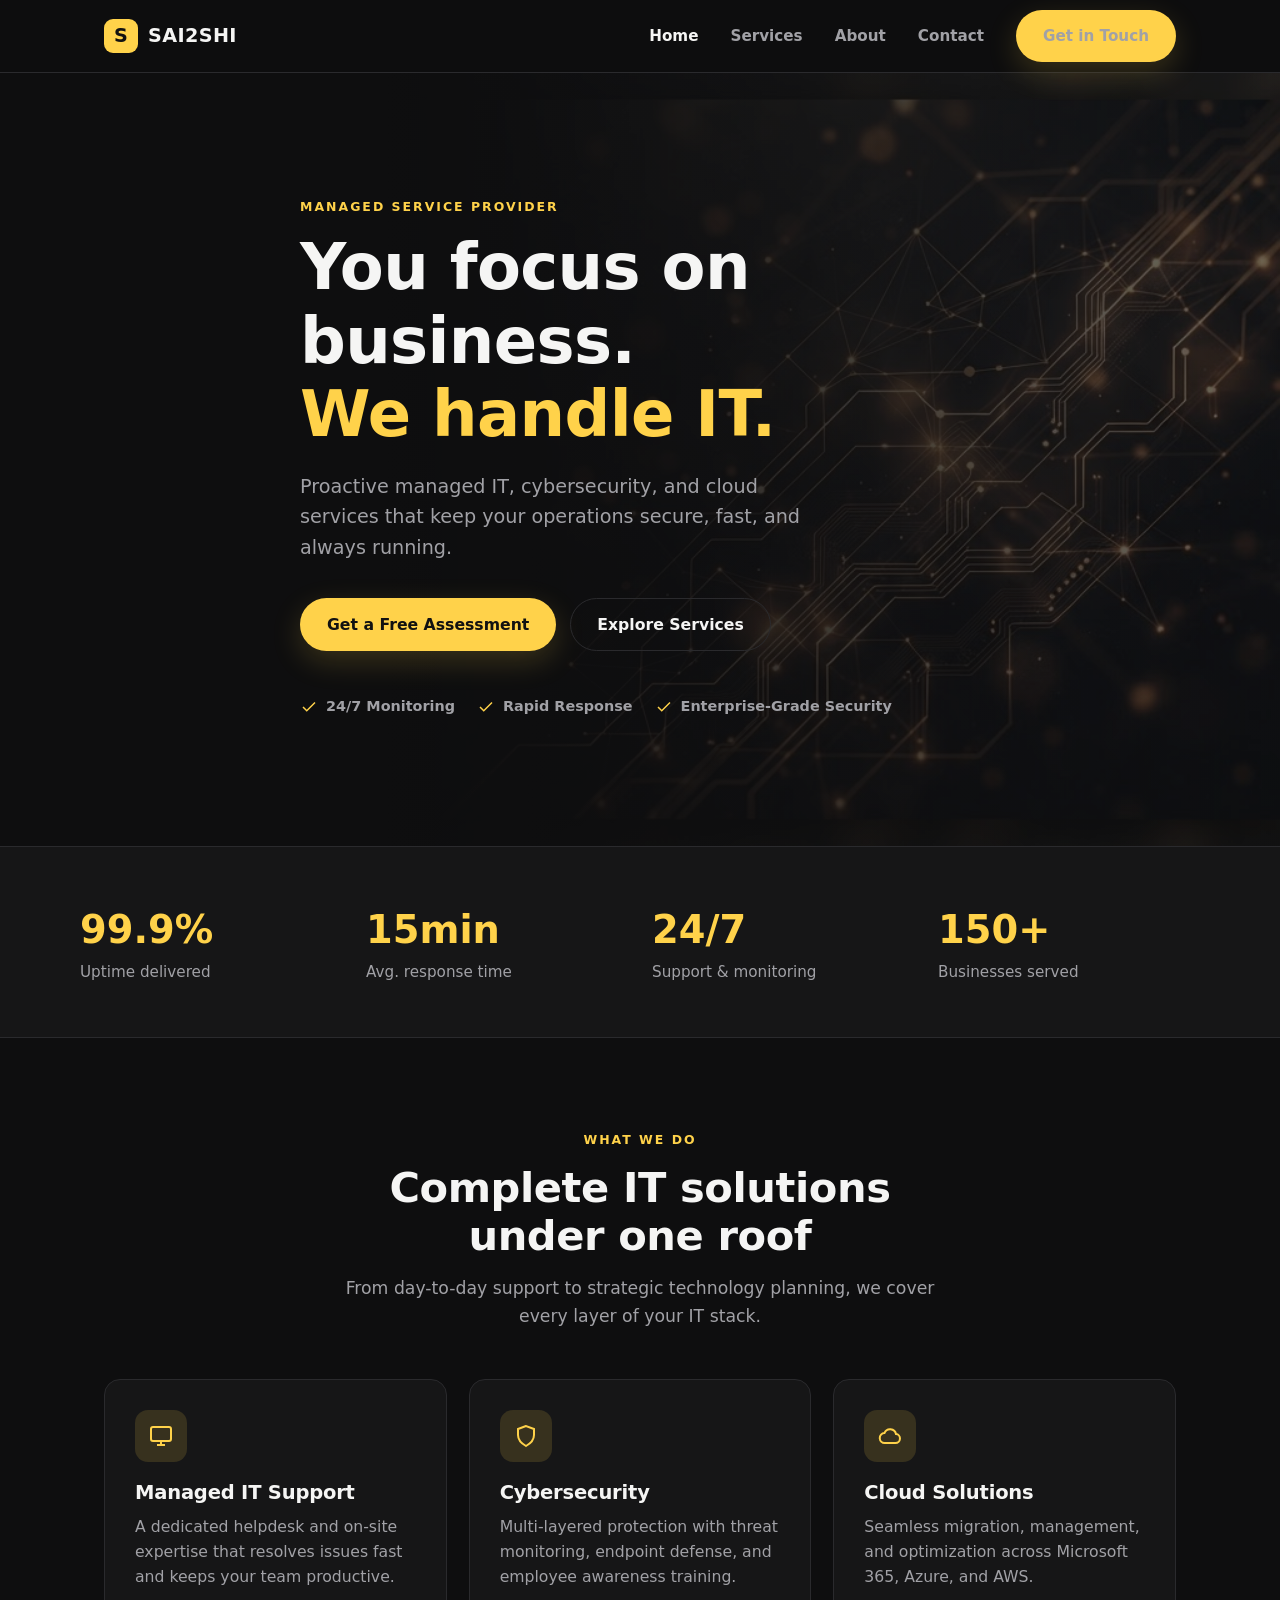
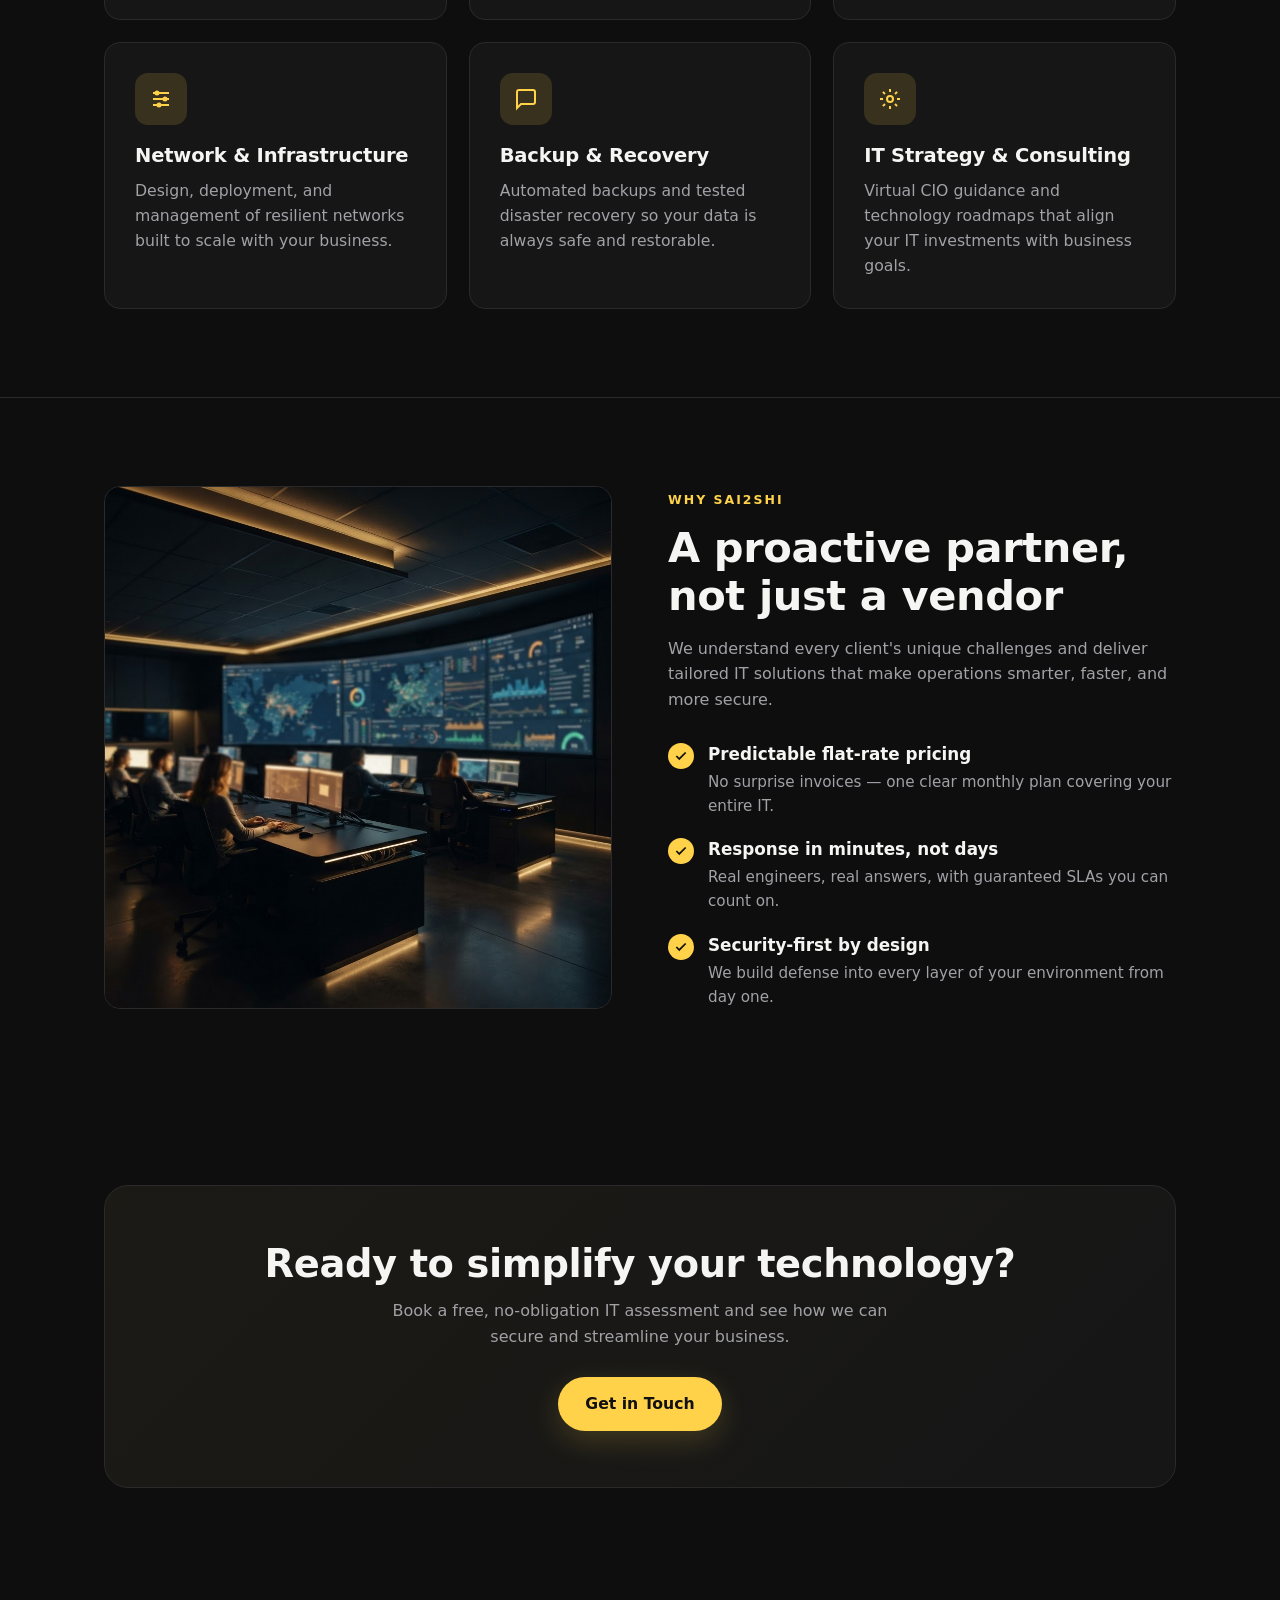
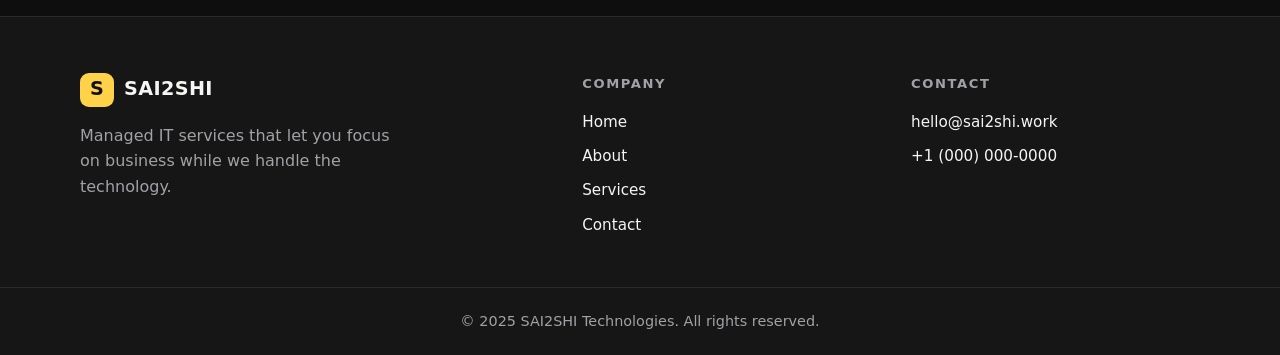
<file: index.html>
<!DOCTYPE html>
<html lang="en">
<head>
    <meta charset="UTF-8">
    <meta name="viewport" content="width=device-width, initial-scale=1.0">
    <title>SAI2SHI Technologies | Managed IT Services & Cybersecurity</title>
    <meta name="description" content="SAI2SHI Technologies is a managed service provider delivering proactive IT support, cybersecurity, cloud, and networking so you can focus on growing your business.">
    <meta name="theme-color" content="#0e0e0f">
    <link rel="stylesheet" href="style.css">
</head>
<body>
    <header class="site-header">
        <div class="container nav">
            <a href="index.html" class="brand"><span class="mark">S</span> SAI2SHI</a>
            <nav class="nav-links" id="navLinks">
                <a href="index.html" class="active">Home</a>
                <a href="index.html#services">Services</a>
                <a href="about.html">About</a>
                <a href="contact.html">Contact</a>
                <a href="contact.html" class="btn btn-primary">Get in Touch</a>
            </nav>
            <button class="nav-toggle" id="navToggle" aria-label="Toggle navigation" aria-expanded="false">&#9776;</button>
        </div>
    </header>

    <main>
        <!-- Hero -->
        <section class="hero">
            <div class="container hero-inner">
                <span class="eyebrow">Managed Service Provider</span>
                <h1>You focus on business.<br><span class="accent">We handle IT.</span></h1>
                <p class="lead">Proactive managed IT, cybersecurity, and cloud services that keep your operations secure, fast, and always running.</p>
                <div class="hero-actions">
                    <a href="contact.html" class="btn btn-primary">Get a Free Assessment</a>
                    <a href="index.html#services" class="btn btn-ghost">Explore Services</a>
                </div>
                <div class="badge-row">
                    <span><svg width="18" height="18" viewBox="0 0 24 24" fill="none" stroke="currentColor" stroke-width="2"><path d="M20 6 9 17l-5-5"/></svg> 24/7 Monitoring</span>
                    <span><svg width="18" height="18" viewBox="0 0 24 24" fill="none" stroke="currentColor" stroke-width="2"><path d="M20 6 9 17l-5-5"/></svg> Rapid Response</span>
                    <span><svg width="18" height="18" viewBox="0 0 24 24" fill="none" stroke="currentColor" stroke-width="2"><path d="M20 6 9 17l-5-5"/></svg> Enterprise-Grade Security</span>
                </div>
            </div>
        </section>

        <!-- Stats -->
        <section class="stats">
            <div class="container stats-grid">
                <div class="stat"><div class="num">99.9%</div><div class="label">Uptime delivered</div></div>
                <div class="stat"><div class="num">15min</div><div class="label">Avg. response time</div></div>
                <div class="stat"><div class="num">24/7</div><div class="label">Support &amp; monitoring</div></div>
                <div class="stat"><div class="num">150+</div><div class="label">Businesses served</div></div>
            </div>
        </section>

        <!-- Services -->
        <section class="section" id="services">
            <div class="container">
                <div class="section-head center">
                    <span class="eyebrow">What We Do</span>
                    <h2>Complete IT solutions under one roof</h2>
                    <p>From day-to-day support to strategic technology planning, we cover every layer of your IT stack.</p>
                </div>
                <div class="grid grid-3">
                    <article class="card">
                        <div class="icon"><svg width="24" height="24" viewBox="0 0 24 24" fill="none" stroke="currentColor" stroke-width="2"><rect x="2" y="3" width="20" height="14" rx="2"/><path d="M8 21h8M12 17v4"/></svg></div>
                        <h3>Managed IT Support</h3>
                        <p>A dedicated helpdesk and on-site expertise that resolves issues fast and keeps your team productive.</p>
                    </article>
                    <article class="card">
                        <div class="icon"><svg width="24" height="24" viewBox="0 0 24 24" fill="none" stroke="currentColor" stroke-width="2"><path d="M12 2 4 5v6c0 5 3.5 8.5 8 11 4.5-2.5 8-6 8-11V5l-8-3z"/></svg></div>
                        <h3>Cybersecurity</h3>
                        <p>Multi-layered protection with threat monitoring, endpoint defense, and employee awareness training.</p>
                    </article>
                    <article class="card">
                        <div class="icon"><svg width="24" height="24" viewBox="0 0 24 24" fill="none" stroke="currentColor" stroke-width="2"><path d="M17.5 19a4.5 4.5 0 0 0 .5-8.97A6 6 0 0 0 6.5 9 4.5 4.5 0 0 0 7 19h10.5z"/></svg></div>
                        <h3>Cloud Solutions</h3>
                        <p>Seamless migration, management, and optimization across Microsoft 365, Azure, and AWS.</p>
                    </article>
                    <article class="card">
                        <div class="icon"><svg width="24" height="24" viewBox="0 0 24 24" fill="none" stroke="currentColor" stroke-width="2"><path d="M4 6h16M4 12h16M4 18h16"/><circle cx="8" cy="6" r="1.5" fill="currentColor"/><circle cx="16" cy="12" r="1.5" fill="currentColor"/><circle cx="10" cy="18" r="1.5" fill="currentColor"/></svg></div>
                        <h3>Network &amp; Infrastructure</h3>
                        <p>Design, deployment, and management of resilient networks built to scale with your business.</p>
                    </article>
                    <article class="card">
                        <div class="icon"><svg width="24" height="24" viewBox="0 0 24 24" fill="none" stroke="currentColor" stroke-width="2"><path d="M21 15a2 2 0 0 1-2 2H7l-4 4V5a2 2 0 0 1 2-2h14a2 2 0 0 1 2 2z"/></svg></div>
                        <h3>Backup &amp; Recovery</h3>
                        <p>Automated backups and tested disaster recovery so your data is always safe and restorable.</p>
                    </article>
                    <article class="card">
                        <div class="icon"><svg width="24" height="24" viewBox="0 0 24 24" fill="none" stroke="currentColor" stroke-width="2"><circle cx="12" cy="12" r="3"/><path d="M12 2v3M12 19v3M4.9 4.9l2.1 2.1M17 17l2.1 2.1M2 12h3M19 12h3M4.9 19.1 7 17M17 7l2.1-2.1"/></svg></div>
                        <h3>IT Strategy &amp; Consulting</h3>
                        <p>Virtual CIO guidance and technology roadmaps that align your IT investments with business goals.</p>
                    </article>
                </div>
            </div>
        </section>

        <!-- Why choose us -->
        <section class="section" style="border-top:1px solid var(--border);">
            <div class="container split">
                <img src="assets/team.png" alt="SAI2SHI network operations center monitoring client systems around the clock">
                <div>
                    <span class="eyebrow">Why SAI2SHI</span>
                    <h2>A proactive partner, not just a vendor</h2>
                    <p style="color:var(--muted);">We understand every client&apos;s unique challenges and deliver tailored IT solutions that make operations smarter, faster, and more secure.</p>
                    <ul class="feature-list">
                        <li>
                            <span class="tick"><svg width="14" height="14" viewBox="0 0 24 24" fill="none" stroke="currentColor" stroke-width="3"><path d="M20 6 9 17l-5-5"/></svg></span>
                            <div><h4>Predictable flat-rate pricing</h4><p>No surprise invoices &mdash; one clear monthly plan covering your entire IT.</p></div>
                        </li>
                        <li>
                            <span class="tick"><svg width="14" height="14" viewBox="0 0 24 24" fill="none" stroke="currentColor" stroke-width="3"><path d="M20 6 9 17l-5-5"/></svg></span>
                            <div><h4>Response in minutes, not days</h4><p>Real engineers, real answers, with guaranteed SLAs you can count on.</p></div>
                        </li>
                        <li>
                            <span class="tick"><svg width="14" height="14" viewBox="0 0 24 24" fill="none" stroke="currentColor" stroke-width="3"><path d="M20 6 9 17l-5-5"/></svg></span>
                            <div><h4>Security-first by design</h4><p>We build defense into every layer of your environment from day one.</p></div>
                        </li>
                    </ul>
                </div>
            </div>
        </section>

        <!-- CTA -->
        <section class="section">
            <div class="container">
                <div class="cta-band">
                    <h2>Ready to simplify your technology?</h2>
                    <p>Book a free, no-obligation IT assessment and see how we can secure and streamline your business.</p>
                    <a href="contact.html" class="btn btn-primary">Get in Touch</a>
                </div>
            </div>
        </section>
    </main>

    <footer class="site-footer">
        <div class="container footer-top">
            <div>
                <a href="index.html" class="brand" style="margin-bottom:14px;"><span class="mark">S</span> SAI2SHI</a>
                <p>Managed IT services that let you focus on business while we handle the technology.</p>
            </div>
            <div class="footer-col">
                <h5>Company</h5>
                <a href="index.html">Home</a>
                <a href="about.html">About</a>
                <a href="index.html#services">Services</a>
                <a href="contact.html">Contact</a>
            </div>
            <div class="footer-col">
                <h5>Contact</h5>
                <a href="mailto:hello@sai2shi.work">hello@sai2shi.work</a>
                <a href="tel:+10000000000">+1 (000) 000-0000</a>
            </div>
        </div>
        <div class="footer-bottom">&copy; 2025 SAI2SHI Technologies. All rights reserved.</div>
    </footer>

    <script src="script.js"></script>
</body>
</html>
</file>
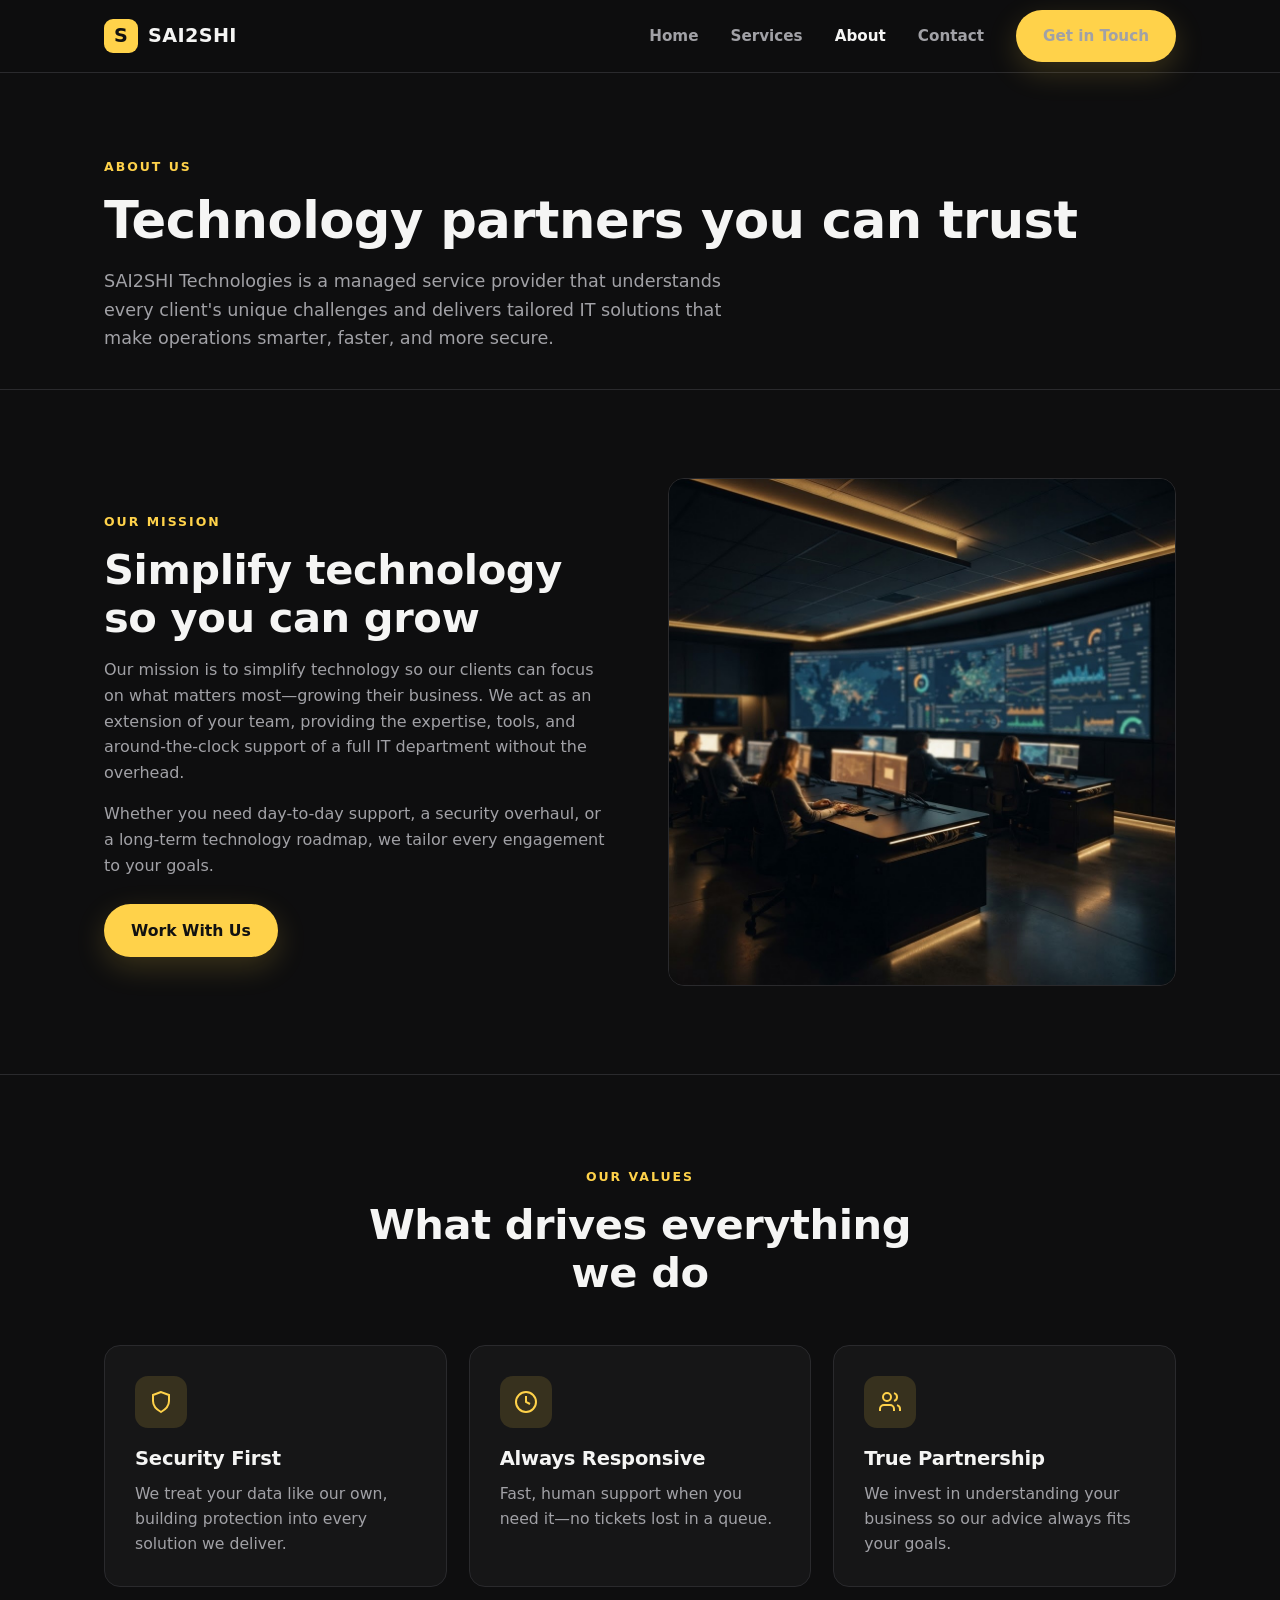
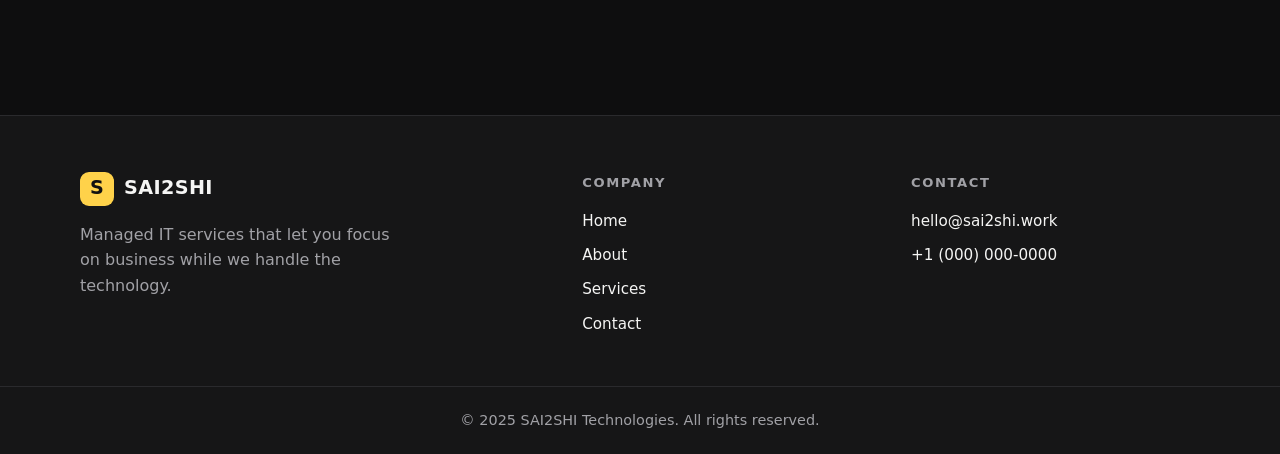
<file: about.html>
<!DOCTYPE html>
<html lang="en">
<head>
    <meta charset="UTF-8">
    <meta name="viewport" content="width=device-width, initial-scale=1.0">
    <title>About | SAI2SHI Technologies</title>
    <meta name="description" content="SAI2SHI Technologies is a managed service provider on a mission to simplify technology so clients can focus on growing their business.">
    <meta name="theme-color" content="#0e0e0f">
    <link rel="stylesheet" href="style.css">
</head>
<body>
    <header class="site-header">
        <div class="container nav">
            <a href="index.html" class="brand"><span class="mark">S</span> SAI2SHI</a>
            <nav class="nav-links" id="navLinks">
                <a href="index.html">Home</a>
                <a href="index.html#services">Services</a>
                <a href="about.html" class="active">About</a>
                <a href="contact.html">Contact</a>
                <a href="contact.html" class="btn btn-primary">Get in Touch</a>
            </nav>
            <button class="nav-toggle" id="navToggle" aria-label="Toggle navigation" aria-expanded="false">&#9776;</button>
        </div>
    </header>

    <main>
        <section class="page-hero">
            <div class="container">
                <span class="eyebrow">About Us</span>
                <h1>Technology partners you can trust</h1>
                <p>SAI2SHI Technologies is a managed service provider that understands every client&apos;s unique challenges and delivers tailored IT solutions that make operations smarter, faster, and more secure.</p>
            </div>
        </section>

        <section class="section">
            <div class="container split">
                <div>
                    <span class="eyebrow">Our Mission</span>
                    <h2>Simplify technology so you can grow</h2>
                    <p style="color:var(--muted);">Our mission is to simplify technology so our clients can focus on what matters most&mdash;growing their business. We act as an extension of your team, providing the expertise, tools, and around-the-clock support of a full IT department without the overhead.</p>
                    <p style="color:var(--muted);">Whether you need day-to-day support, a security overhaul, or a long-term technology roadmap, we tailor every engagement to your goals.</p>
                    <a href="contact.html" class="btn btn-primary" style="margin-top:10px;">Work With Us</a>
                </div>
                <img src="assets/team.png" alt="SAI2SHI technology operations team monitoring systems">
            </div>
        </section>

        <section class="section" style="border-top:1px solid var(--border);">
            <div class="container">
                <div class="section-head center">
                    <span class="eyebrow">Our Values</span>
                    <h2>What drives everything we do</h2>
                </div>
                <div class="values-grid">
                    <article class="card">
                        <div class="icon"><svg width="24" height="24" viewBox="0 0 24 24" fill="none" stroke="currentColor" stroke-width="2"><path d="M12 2 4 5v6c0 5 3.5 8.5 8 11 4.5-2.5 8-6 8-11V5l-8-3z"/></svg></div>
                        <h3>Security First</h3>
                        <p>We treat your data like our own, building protection into every solution we deliver.</p>
                    </article>
                    <article class="card">
                        <div class="icon"><svg width="24" height="24" viewBox="0 0 24 24" fill="none" stroke="currentColor" stroke-width="2"><circle cx="12" cy="12" r="10"/><path d="M12 6v6l4 2"/></svg></div>
                        <h3>Always Responsive</h3>
                        <p>Fast, human support when you need it&mdash;no tickets lost in a queue.</p>
                    </article>
                    <article class="card">
                        <div class="icon"><svg width="24" height="24" viewBox="0 0 24 24" fill="none" stroke="currentColor" stroke-width="2"><path d="M16 21v-2a4 4 0 0 0-4-4H6a4 4 0 0 0-4 4v2"/><circle cx="9" cy="7" r="4"/><path d="M22 21v-2a4 4 0 0 0-3-3.87M16 3.13a4 4 0 0 1 0 7.75"/></svg></div>
                        <h3>True Partnership</h3>
                        <p>We invest in understanding your business so our advice always fits your goals.</p>
                    </article>
                </div>
            </div>
        </section>
    </main>

    <footer class="site-footer">
        <div class="container footer-top">
            <div>
                <a href="index.html" class="brand" style="margin-bottom:14px;"><span class="mark">S</span> SAI2SHI</a>
                <p>Managed IT services that let you focus on business while we handle the technology.</p>
            </div>
            <div class="footer-col">
                <h5>Company</h5>
                <a href="index.html">Home</a>
                <a href="about.html">About</a>
                <a href="index.html#services">Services</a>
                <a href="contact.html">Contact</a>
            </div>
            <div class="footer-col">
                <h5>Contact</h5>
                <a href="mailto:hello@sai2shi.work">hello@sai2shi.work</a>
                <a href="tel:+10000000000">+1 (000) 000-0000</a>
            </div>
        </div>
        <div class="footer-bottom">&copy; 2025 SAI2SHI Technologies. All rights reserved.</div>
    </footer>

    <script src="script.js"></script>
</body>
</html>
</file>
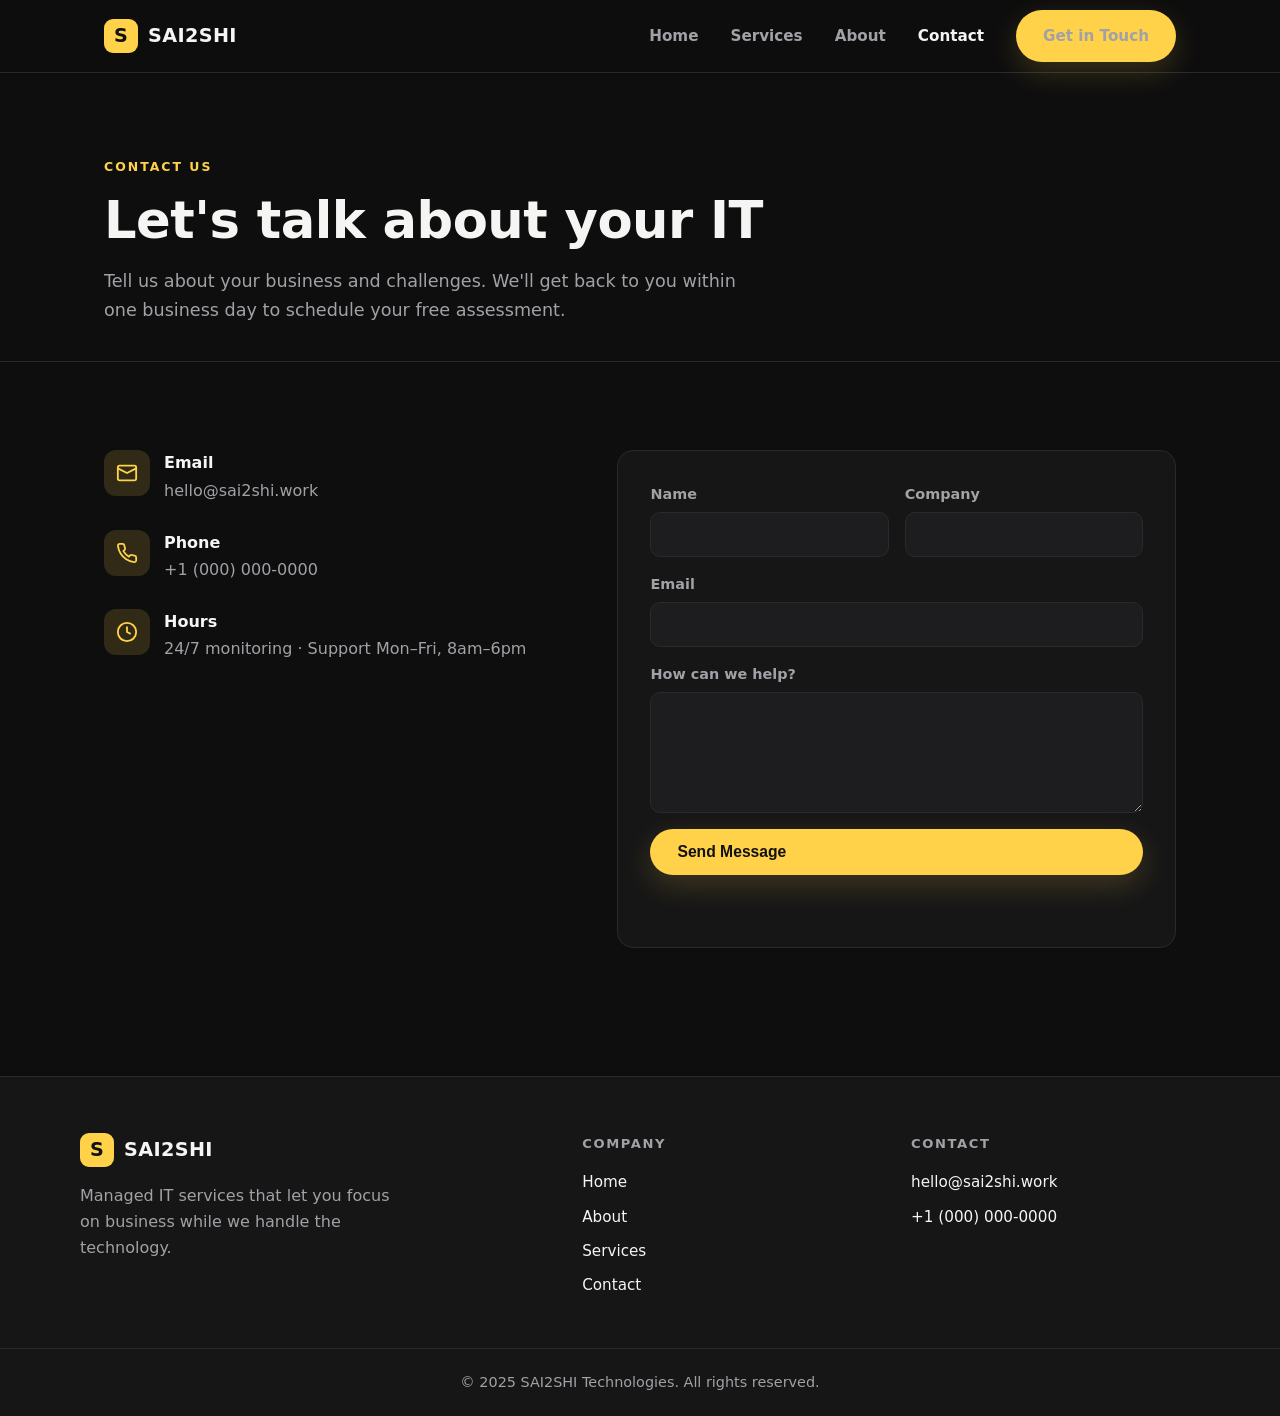
<file: contact.html>
<!DOCTYPE html>
<html lang="en">
<head>
    <meta charset="UTF-8">
    <meta name="viewport" content="width=device-width, initial-scale=1.0">
    <title>Contact Us | SAI2SHI Technologies</title>
    <meta name="description" content="Get in touch with SAI2SHI Technologies for a free IT assessment. Managed IT, cybersecurity, and cloud services for growing businesses.">
    <meta name="theme-color" content="#0e0e0f">
    <link rel="stylesheet" href="style.css">
</head>
<body>
    <header class="site-header">
        <div class="container nav">
            <a href="index.html" class="brand"><span class="mark">S</span> SAI2SHI</a>
            <nav class="nav-links" id="navLinks">
                <a href="index.html">Home</a>
                <a href="index.html#services">Services</a>
                <a href="about.html">About</a>
                <a href="contact.html" class="active">Contact</a>
                <a href="contact.html" class="btn btn-primary">Get in Touch</a>
            </nav>
            <button class="nav-toggle" id="navToggle" aria-label="Toggle navigation" aria-expanded="false">&#9776;</button>
        </div>
    </header>

    <main>
        <section class="page-hero">
            <div class="container">
                <span class="eyebrow">Contact Us</span>
                <h1>Let&apos;s talk about your IT</h1>
                <p>Tell us about your business and challenges. We&apos;ll get back to you within one business day to schedule your free assessment.</p>
            </div>
        </section>

        <section class="section">
            <div class="container contact-layout">
                <div class="contact-info">
                    <div class="info-item">
                        <div class="icon"><svg width="22" height="22" viewBox="0 0 24 24" fill="none" stroke="currentColor" stroke-width="2"><rect x="2" y="4" width="20" height="16" rx="2"/><path d="m22 7-10 5L2 7"/></svg></div>
                        <div><h4>Email</h4><p><a href="mailto:hello@sai2shi.work">hello@sai2shi.work</a></p></div>
                    </div>
                    <div class="info-item">
                        <div class="icon"><svg width="22" height="22" viewBox="0 0 24 24" fill="none" stroke="currentColor" stroke-width="2"><path d="M22 16.92v3a2 2 0 0 1-2.18 2 19.79 19.79 0 0 1-8.63-3.07 19.5 19.5 0 0 1-6-6 19.79 19.79 0 0 1-3.07-8.67A2 2 0 0 1 4.11 2h3a2 2 0 0 1 2 1.72c.13.96.36 1.9.7 2.81a2 2 0 0 1-.45 2.11L8.09 9.91a16 16 0 0 0 6 6l1.27-1.27a2 2 0 0 1 2.11-.45c.9.34 1.85.57 2.81.7A2 2 0 0 1 22 16.92z"/></svg></div>
                        <div><h4>Phone</h4><p><a href="tel:+10000000000">+1 (000) 000-0000</a></p></div>
                    </div>
                    <div class="info-item">
                        <div class="icon"><svg width="22" height="22" viewBox="0 0 24 24" fill="none" stroke="currentColor" stroke-width="2"><circle cx="12" cy="12" r="10"/><path d="M12 6v6l4 2"/></svg></div>
                        <div><h4>Hours</h4><p>24/7 monitoring &middot; Support Mon&ndash;Fri, 8am&ndash;6pm</p></div>
                    </div>
                </div>

                <form id="contactForm">
                    <div class="form-row">
                        <div class="field">
                            <label for="name">Name</label>
                            <input type="text" id="name" name="name" required />
                        </div>
                        <div class="field">
                            <label for="company">Company</label>
                            <input type="text" id="company" name="company" />
                        </div>
                    </div>
                    <div class="field">
                        <label for="email">Email</label>
                        <input type="email" id="email" name="email" required />
                    </div>
                    <div class="field">
                        <label for="message">How can we help?</label>
                        <textarea id="message" name="message" rows="5" required></textarea>
                    </div>
                    <button type="submit" class="btn btn-primary">Send Message</button>
                    <p id="formStatus" role="status" aria-live="polite"></p>
                </form>
            </div>
        </section>
    </main>

    <footer class="site-footer">
        <div class="container footer-top">
            <div>
                <a href="index.html" class="brand" style="margin-bottom:14px;"><span class="mark">S</span> SAI2SHI</a>
                <p>Managed IT services that let you focus on business while we handle the technology.</p>
            </div>
            <div class="footer-col">
                <h5>Company</h5>
                <a href="index.html">Home</a>
                <a href="about.html">About</a>
                <a href="index.html#services">Services</a>
                <a href="contact.html">Contact</a>
            </div>
            <div class="footer-col">
                <h5>Contact</h5>
                <a href="mailto:hello@sai2shi.work">hello@sai2shi.work</a>
                <a href="tel:+10000000000">+1 (000) 000-0000</a>
            </div>
        </div>
        <div class="footer-bottom">&copy; 2025 SAI2SHI Technologies. All rights reserved.</div>
    </footer>

    <script src="script.js"></script>
</body>
</html>
</file>
<file: style.css>
/* ===== Design Tokens ===== */
:root {
    --bg: #0e0e0f;
    --surface: #161617;
    --surface-2: #1d1d1f;
    --border: #2a2a2d;
    --text: #f5f5f4;
    --muted: #a1a1a6;
    --gold: #ffd24a;
    --gold-soft: #fff2c2;
    --gold-dim: rgba(255, 210, 74, 0.14);
    --radius: 16px;
    --maxw: 1120px;
    --font: 'Segoe UI', system-ui, -apple-system, Arial, sans-serif;
}

* {
    box-sizing: border-box;
}

html {
    scroll-behavior: smooth;
}

body {
    margin: 0;
    font-family: var(--font);
    background: var(--bg);
    color: var(--text);
    line-height: 1.6;
    -webkit-font-smoothing: antialiased;
}

a {
    color: inherit;
    text-decoration: none;
}

img {
    max-width: 100%;
    display: block;
}

.container {
    max-width: var(--maxw);
    margin: 0 auto;
    padding: 0 24px;
}

.eyebrow {
    display: inline-block;
    font-size: 0.78rem;
    font-weight: 700;
    letter-spacing: 0.16em;
    text-transform: uppercase;
    color: var(--gold);
    margin-bottom: 14px;
}

.section {
    padding: 88px 0;
}

.section-head {
    max-width: 620px;
    margin-bottom: 48px;
}

.section-head.center {
    margin-left: auto;
    margin-right: auto;
    text-align: center;
}

h1, h2, h3 {
    line-height: 1.15;
    margin: 0;
    letter-spacing: -0.01em;
}

.section h2 {
    font-size: clamp(1.8rem, 4vw, 2.6rem);
    margin-bottom: 16px;
}

.section-head p {
    color: var(--muted);
    font-size: 1.08rem;
    margin: 0;
}

/* ===== Header ===== */
.site-header {
    position: sticky;
    top: 0;
    z-index: 50;
    background: rgba(14, 14, 15, 0.82);
    backdrop-filter: blur(12px);
    border-bottom: 1px solid var(--border);
}

.nav {
    display: flex;
    align-items: center;
    justify-content: space-between;
    height: 72px;
}

.brand {
    display: flex;
    align-items: center;
    gap: 10px;
    font-weight: 800;
    font-size: 1.2rem;
    letter-spacing: 0.02em;
}

.brand .mark {
    display: grid;
    place-items: center;
    width: 34px;
    height: 34px;
    border-radius: 9px;
    background: var(--gold);
    color: #111;
    font-weight: 900;
}

.nav-links {
    display: flex;
    align-items: center;
    gap: 32px;
}

.nav-links a {
    color: var(--muted);
    font-weight: 600;
    font-size: 0.95rem;
    transition: color 0.2s;
}

.nav-links a:hover,
.nav-links a.active {
    color: var(--text);
}

.nav-toggle {
    display: none;
    background: none;
    border: 1px solid var(--border);
    border-radius: 10px;
    color: var(--text);
    width: 42px;
    height: 42px;
    font-size: 1.3rem;
    cursor: pointer;
}

/* ===== Buttons ===== */
.btn {
    display: inline-flex;
    align-items: center;
    gap: 8px;
    font-weight: 700;
    font-size: 0.98rem;
    padding: 13px 26px;
    border-radius: 999px;
    cursor: pointer;
    border: 1px solid transparent;
    transition: transform 0.15s, background 0.2s, border-color 0.2s;
}

.btn:hover {
    transform: translateY(-2px);
}

.btn-primary {
    background: var(--gold);
    color: #111;
    box-shadow: 0 10px 30px rgba(255, 210, 74, 0.18);
}

.btn-primary:hover {
    background: var(--gold-soft);
}

.btn-ghost {
    background: transparent;
    color: var(--text);
    border-color: var(--border);
}

.btn-ghost:hover {
    border-color: var(--gold);
    color: var(--gold);
}

/* ===== Hero ===== */
.hero {
    position: relative;
    overflow: hidden;
    border-bottom: 1px solid var(--border);
}

.hero::before {
    content: "";
    position: absolute;
    inset: 0;
    background: linear-gradient(90deg, var(--bg) 30%, rgba(14, 14, 15, 0.55) 100%),
                url("assets/hero.png") center/cover no-repeat;
    opacity: 0.9;
    z-index: 0;
}

.hero-inner {
    position: relative;
    z-index: 1;
    padding: 120px 0 128px;
    max-width: 680px;
}

.hero h1 {
    font-size: clamp(2.4rem, 6vw, 4rem);
    font-weight: 800;
    margin-bottom: 20px;
}

.hero h1 .accent {
    color: var(--gold);
}

.hero .lead {
    font-size: 1.2rem;
    color: var(--muted);
    margin-bottom: 34px;
    max-width: 540px;
}

.hero-actions {
    display: flex;
    flex-wrap: wrap;
    gap: 14px;
}

.badge-row {
    display: flex;
    flex-wrap: wrap;
    gap: 22px;
    margin-top: 44px;
    color: var(--muted);
    font-size: 0.9rem;
    font-weight: 600;
}

.badge-row span {
    display: inline-flex;
    align-items: center;
    gap: 8px;
}

.badge-row svg {
    color: var(--gold);
}

/* ===== Stats ===== */
.stats {
    border-bottom: 1px solid var(--border);
    background: var(--surface);
}

.stats-grid {
    display: grid;
    grid-template-columns: repeat(4, 1fr);
    gap: 24px;
    padding: 52px 0;
}

.stat .num {
    font-size: 2.4rem;
    font-weight: 800;
    color: var(--gold);
}

.stat .label {
    color: var(--muted);
    font-size: 0.95rem;
}

/* ===== Services / cards grid ===== */
.grid {
    display: grid;
    gap: 22px;
}

.grid-3 {
    grid-template-columns: repeat(3, 1fr);
}

.card {
    background: var(--surface);
    border: 1px solid var(--border);
    border-radius: var(--radius);
    padding: 30px;
    transition: transform 0.2s, border-color 0.2s;
}

.card:hover {
    transform: translateY(-4px);
    border-color: var(--gold);
}

.card .icon {
    display: grid;
    place-items: center;
    width: 52px;
    height: 52px;
    border-radius: 13px;
    background: var(--gold-dim);
    color: var(--gold);
    margin-bottom: 20px;
}

.card h3 {
    font-size: 1.22rem;
    margin-bottom: 10px;
}

.card p {
    color: var(--muted);
    margin: 0;
    font-size: 0.98rem;
}

/* ===== Why / feature split ===== */
.split {
    display: grid;
    grid-template-columns: 1fr 1fr;
    gap: 56px;
    align-items: center;
}

.split img {
    border-radius: var(--radius);
    border: 1px solid var(--border);
    width: 100%;
    height: 100%;
    object-fit: cover;
}

.feature-list {
    list-style: none;
    padding: 0;
    margin: 28px 0 0;
    display: grid;
    gap: 18px;
}

.feature-list li {
    display: flex;
    gap: 14px;
    align-items: flex-start;
}

.feature-list .tick {
    flex: none;
    display: grid;
    place-items: center;
    width: 26px;
    height: 26px;
    border-radius: 50%;
    background: var(--gold);
    color: #111;
    margin-top: 2px;
}

.feature-list h4 {
    margin: 0 0 2px;
    font-size: 1.05rem;
}

.feature-list p {
    margin: 0;
    color: var(--muted);
    font-size: 0.95rem;
}

/* ===== CTA band ===== */
.cta-band {
    background: linear-gradient(135deg, #1b1a15, #161617);
    border: 1px solid var(--border);
    border-radius: 24px;
    padding: 56px;
    text-align: center;
}

.cta-band h2 {
    font-size: clamp(1.8rem, 4vw, 2.4rem);
    margin-bottom: 12px;
}

.cta-band p {
    color: var(--muted);
    max-width: 520px;
    margin: 0 auto 28px;
}

/* ===== About page ===== */
.page-hero {
    padding: 80px 0 20px;
    border-bottom: 1px solid var(--border);
}

.page-hero h1 {
    font-size: clamp(2.2rem, 5vw, 3.2rem);
    margin-bottom: 14px;
}

.page-hero p {
    color: var(--muted);
    font-size: 1.1rem;
    max-width: 640px;
}

.values-grid {
    display: grid;
    grid-template-columns: repeat(3, 1fr);
    gap: 22px;
}

/* ===== Contact ===== */
.contact-layout {
    display: grid;
    grid-template-columns: 1fr 1.2fr;
    gap: 48px;
    align-items: start;
}

.contact-info .info-item {
    display: flex;
    gap: 14px;
    margin-bottom: 26px;
}

.contact-info .icon {
    flex: none;
    display: grid;
    place-items: center;
    width: 46px;
    height: 46px;
    border-radius: 12px;
    background: var(--gold-dim);
    color: var(--gold);
}

.contact-info h4 {
    margin: 0 0 2px;
    font-size: 1rem;
}

.contact-info p {
    margin: 0;
    color: var(--muted);
}

form {
    display: grid;
    gap: 16px;
    padding: 32px;
    background: var(--surface);
    border: 1px solid var(--border);
    border-radius: var(--radius);
}

.form-row {
    display: grid;
    grid-template-columns: 1fr 1fr;
    gap: 16px;
}

.field {
    display: grid;
    gap: 6px;
}

label {
    font-weight: 600;
    font-size: 0.9rem;
    color: var(--muted);
}

input, textarea {
    padding: 12px 14px;
    border: 1px solid var(--border);
    border-radius: 10px;
    font-size: 1rem;
    font-family: inherit;
    background: var(--surface-2);
    color: var(--text);
}

input:focus, textarea:focus {
    outline: none;
    border-color: var(--gold);
}

#formStatus {
    margin: 4px 0 0;
    font-size: 0.95rem;
    min-height: 20px;
    color: var(--gold);
    font-weight: 600;
}

/* ===== Footer ===== */
.site-footer {
    border-top: 1px solid var(--border);
    background: var(--surface);
    margin-top: 40px;
}

.footer-top {
    display: grid;
    grid-template-columns: 1.6fr 1fr 1fr;
    gap: 40px;
    padding: 56px 0 40px;
}

.footer-top p {
    color: var(--muted);
    max-width: 320px;
}

.footer-col h5 {
    font-size: 0.82rem;
    letter-spacing: 0.12em;
    text-transform: uppercase;
    color: var(--muted);
    margin: 0 0 16px;
}

.footer-col a {
    display: block;
    color: var(--text);
    margin-bottom: 10px;
    font-size: 0.95rem;
    transition: color 0.2s;
}

.footer-col a:hover {
    color: var(--gold);
}

.footer-bottom {
    border-top: 1px solid var(--border);
    padding: 22px 0;
    text-align: center;
    color: var(--muted);
    font-size: 0.9rem;
}

/* ===== Responsive ===== */
@media (max-width: 860px) {
    .nav-links {
        position: absolute;
        top: 72px;
        left: 0;
        right: 0;
        flex-direction: column;
        align-items: flex-start;
        gap: 4px;
        background: var(--surface);
        border-bottom: 1px solid var(--border);
        padding: 14px 24px 20px;
        display: none;
    }
    .nav-links.open {
        display: flex;
    }
    .nav-links a {
        padding: 10px 0;
        width: 100%;
    }
    .nav-toggle {
        display: grid;
        place-items: center;
    }
    .grid-3,
    .values-grid,
    .stats-grid {
        grid-template-columns: repeat(2, 1fr);
    }
    .split,
    .contact-layout {
        grid-template-columns: 1fr;
        gap: 32px;
    }
    .footer-top {
        grid-template-columns: 1fr 1fr;
    }
    .cta-band {
        padding: 40px 24px;
    }
}

@media (max-width: 520px) {
    .grid-3,
    .values-grid,
    .stats-grid,
    .form-row,
    .footer-top {
        grid-template-columns: 1fr;
    }
    .section {
        padding: 60px 0;
    }
    .hero-inner {
        padding: 80px 0 88px;
    }
}
</file>
